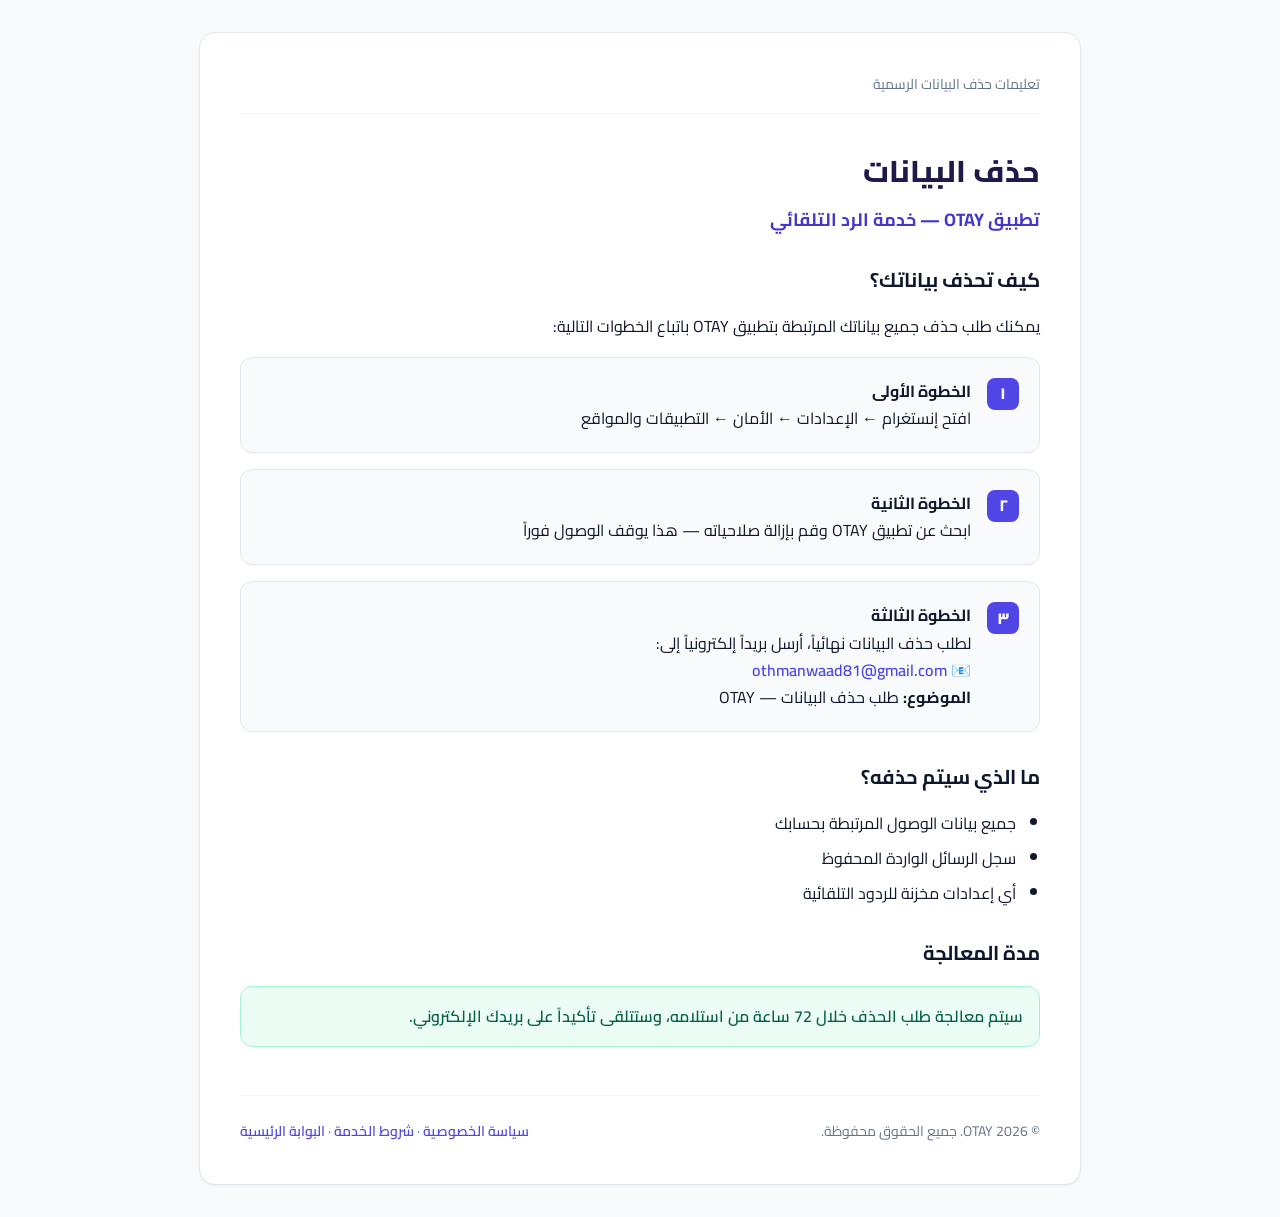
<file: public/data-deletion.html>
<!doctype html>
<html lang="ar" dir="rtl">
  <head>
    <meta charset="UTF-8" />
    <meta name="viewport" content="width=device-width, initial-scale=1.0" />
    <title>تعليمات حذف البيانات | تطبيق OTAY — خدمة الرد التلقائي</title>
    <meta name="description" content="تعليمات وإجراءات حذف بيانات المستخدم الرسمية لتطبيق OTAY على إنستغرام للامتثال لسياسات Meta." />
    <link rel="preconnect" href="https://fonts.googleapis.com" />
    <link rel="preconnect" href="https://fonts.gstatic.com" crossorigin />
    <link href="https://fonts.googleapis.com/css2?family=Cairo:wght@400;600;700;800&display=swap" rel="stylesheet" />
    <style>
      body { font-family: 'Cairo', sans-serif; background: #f8fafc; color: #0f172a; margin: 0; padding: 2rem 1rem; line-height: 1.7; }
      .container { max-width: 800px; margin: 0 auto; background: #ffffff; padding: 2.5rem; border-radius: 1rem; border: 1px solid #e2e8f0; box-shadow: 0 1px 3px rgba(0,0,0,0.05); }
      h1 { font-size: 1.875rem; font-weight: 800; margin: 0 0 0.5rem 0; color: #1e1b4b; }
      .app-title { font-size: 1.125rem; font-weight: 700; color: #4338ca; margin-bottom: 0.5rem; }
      .date { font-size: 0.875rem; color: #64748b; margin-bottom: 2rem; border-bottom: 1px solid #f1f5f9; padding-bottom: 1rem; }
      h2 { font-size: 1.25rem; font-weight: 700; color: #0f172a; margin-top: 1.75rem; margin-bottom: 0.75rem; }
      .step { background: #f8fafc; border: 1px solid #e2e8f0; border-radius: 0.75rem; padding: 1.25rem; margin-bottom: 1rem; display: flex; gap: 1rem; align-items: flex-start; }
      .step-num { width: 2rem; height: 2rem; background: #4f46e5; color: white; border-radius: 0.5rem; display: flex; align-items: center; justify-content: center; font-weight: 800; font-size: 1rem; flex-shrink: 0; }
      .sla-box { background: #ecfdf5; border: 1px solid #a7f3d0; color: #065f46; padding: 1rem; border-radius: 0.75rem; font-weight: 600; margin-top: 1rem; }
      ul { padding-inline-start: 1.5rem; }
      li { margin-bottom: 0.5rem; }
      .footer { margin-top: 3rem; padding-top: 1.5rem; border-top: 1px solid #f1f5f9; font-size: 0.875rem; color: #64748b; display: flex; justify-content: space-between; flex-wrap: wrap; gap: 1rem; }
      a { color: #4f46e5; text-decoration: none; font-weight: 600; }
      a:hover { text-decoration: underline; }
    </style>
  </head>
  <body>
    <div class="container">
      <div class="date">تعليمات حذف البيانات الرسمية</div>
      <h1>حذف البيانات</h1>
      <div class="app-title">تطبيق OTAY — خدمة الرد التلقائي</div>

      <h2>كيف تحذف بياناتك؟</h2>
      <p>يمكنك طلب حذف جميع بياناتك المرتبطة بتطبيق OTAY باتباع الخطوات التالية:</p>

      <div class="step">
        <div class="step-num">١</div>
        <div>
          <strong>الخطوة الأولى</strong><br />
          افتح إنستغرام ← الإعدادات ← الأمان ← التطبيقات والمواقع
        </div>
      </div>

      <div class="step">
        <div class="step-num">٢</div>
        <div>
          <strong>الخطوة الثانية</strong><br />
          ابحث عن تطبيق OTAY وقم بإزالة صلاحياته — هذا يوقف الوصول فوراً
        </div>
      </div>

      <div class="step">
        <div class="step-num">٣</div>
        <div>
          <strong>الخطوة الثالثة</strong><br />
          لطلب حذف البيانات نهائياً، أرسل بريداً إلكترونياً إلى:<br />
          📧 <a href="mailto:othmanwaad81@gmail.com?subject=طلب حذف البيانات — OTAY" dir="ltr">othmanwaad81@gmail.com</a><br />
          <strong>الموضوع:</strong> طلب حذف البيانات — OTAY
        </div>
      </div>

      <h2>ما الذي سيتم حذفه؟</h2>
      <ul>
        <li>جميع بيانات الوصول المرتبطة بحسابك</li>
        <li>سجل الرسائل الواردة المحفوظ</li>
        <li>أي إعدادات مخزنة للردود التلقائية</li>
      </ul>

      <h2>مدة المعالجة</h2>
      <div class="sla-box">
        سيتم معالجة طلب الحذف خلال 72 ساعة من استلامه، وستتلقى تأكيداً على بريدك الإلكتروني.
      </div>

      <div class="footer">
        <div>© 2026 OTAY. جميع الحقوق محفوظة.</div>
        <div>
          <a href="/privacy">سياسة الخصوصية</a> · <a href="/terms">شروط الخدمة</a> · <a href="/">البوابة الرئيسية</a>
        </div>
      </div>
    </div>
  </body>
</html>
</file>
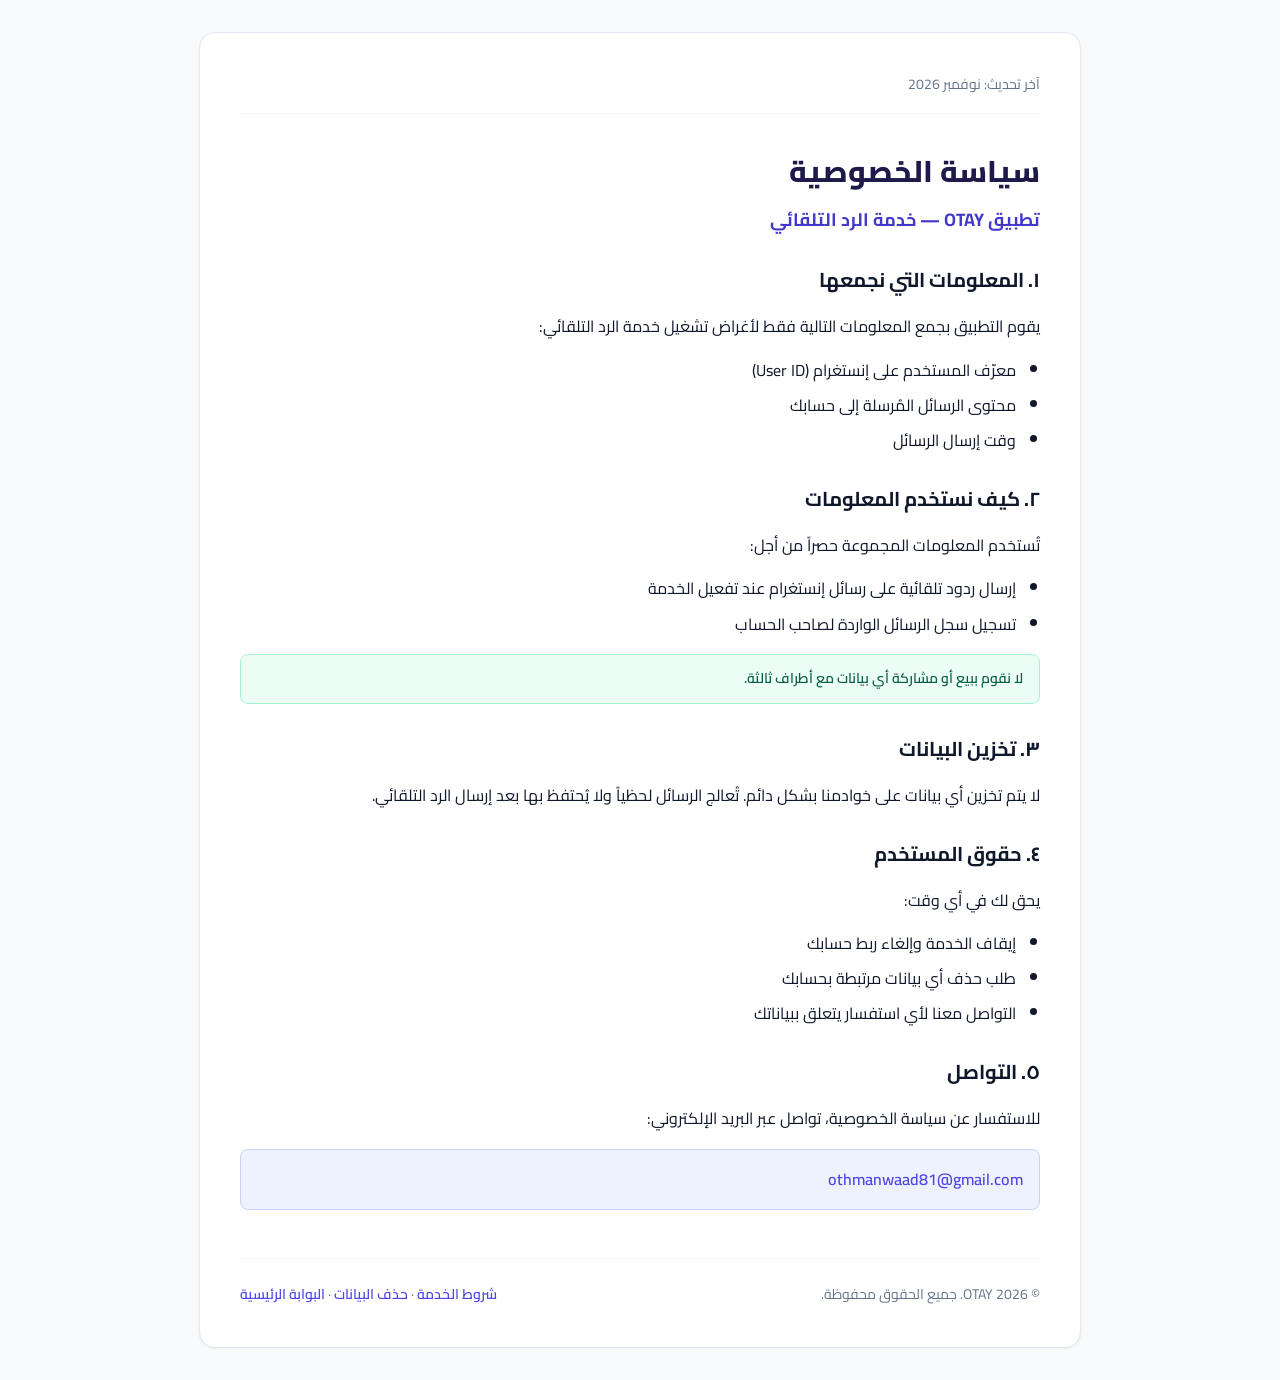
<file: public/privacy.html>
<!doctype html>
<html lang="ar" dir="rtl">
  <head>
    <meta charset="UTF-8" />
    <meta name="viewport" content="width=device-width, initial-scale=1.0" />
    <title>سياسة الخصوصية | تطبيق OTAY — خدمة الرد التلقائي</title>
    <meta name="description" content="سياسة الخصوصية الرسمية لتطبيق OTAY لخدمة الرد التلقائي على رسائل إنستغرام المباشرة وفق سياسات Meta." />
    <link rel="preconnect" href="https://fonts.googleapis.com" />
    <link rel="preconnect" href="https://fonts.gstatic.com" crossorigin />
    <link href="https://fonts.googleapis.com/css2?family=Cairo:wght@400;600;700;800&display=swap" rel="stylesheet" />
    <style>
      body { font-family: 'Cairo', sans-serif; background: #f8fafc; color: #0f172a; margin: 0; padding: 2rem 1rem; line-height: 1.7; }
      .container { max-width: 800px; margin: 0 auto; background: #ffffff; padding: 2.5rem; border-radius: 1rem; border: 1px solid #e2e8f0; box-shadow: 0 1px 3px rgba(0,0,0,0.05); }
      h1 { font-size: 1.875rem; font-weight: 800; margin: 0 0 0.5rem 0; color: #1e1b4b; }
      .app-title { font-size: 1.125rem; font-weight: 700; color: #4338ca; margin-bottom: 0.5rem; }
      .date { font-size: 0.875rem; color: #64748b; margin-bottom: 2rem; border-bottom: 1px solid #f1f5f9; padding-bottom: 1rem; }
      h2 { font-size: 1.25rem; font-weight: 700; color: #0f172a; margin-top: 1.75rem; margin-bottom: 0.75rem; }
      ul { padding-inline-start: 1.5rem; }
      li { margin-bottom: 0.5rem; }
      .notice { background: #ecfdf5; border: 1px solid #a7f3d0; color: #065f46; padding: 0.75rem 1rem; border-radius: 0.5rem; font-weight: 600; font-size: 0.875rem; margin-top: 1rem; }
      .contact-box { background: #eef2ff; border: 1px solid #c7d2fe; padding: 1rem; border-radius: 0.5rem; margin-top: 0.5rem; }
      .footer { margin-top: 3rem; padding-top: 1.5rem; border-top: 1px solid #f1f5f9; font-size: 0.875rem; color: #64748b; display: flex; justify-content: space-between; flex-wrap: wrap; gap: 1rem; }
      a { color: #4f46e5; text-decoration: none; font-weight: 600; }
      a:hover { text-decoration: underline; }
    </style>
  </head>
  <body>
    <div class="container">
      <div class="date">آخر تحديث: نوفمبر 2026</div>
      <h1>سياسة الخصوصية</h1>
      <div class="app-title">تطبيق OTAY — خدمة الرد التلقائي</div>

      <h2>١. المعلومات التي نجمعها</h2>
      <p>يقوم التطبيق بجمع المعلومات التالية فقط لأغراض تشغيل خدمة الرد التلقائي:</p>
      <ul>
        <li>معرّف المستخدم على إنستغرام (User ID)</li>
        <li>محتوى الرسائل المُرسلة إلى حسابك</li>
        <li>وقت إرسال الرسائل</li>
      </ul>

      <h2>٢. كيف نستخدم المعلومات</h2>
      <p>تُستخدم المعلومات المجموعة حصراً من أجل:</p>
      <ul>
        <li>إرسال ردود تلقائية على رسائل إنستغرام عند تفعيل الخدمة</li>
        <li>تسجيل سجل الرسائل الواردة لصاحب الحساب</li>
      </ul>
      <div class="notice">لا نقوم ببيع أو مشاركة أي بيانات مع أطراف ثالثة.</div>

      <h2>٣. تخزين البيانات</h2>
      <p>لا يتم تخزين أي بيانات على خوادمنا بشكل دائم. تُعالج الرسائل لحظياً ولا يُحتفظ بها بعد إرسال الرد التلقائي.</p>

      <h2>٤. حقوق المستخدم</h2>
      <p>يحق لك في أي وقت:</p>
      <ul>
        <li>إيقاف الخدمة وإلغاء ربط حسابك</li>
        <li>طلب حذف أي بيانات مرتبطة بحسابك</li>
        <li>التواصل معنا لأي استفسار يتعلق ببياناتك</li>
      </ul>

      <h2>٥. التواصل</h2>
      <p>للاستفسار عن سياسة الخصوصية، تواصل عبر البريد الإلكتروني:</p>
      <div class="contact-box">
        <a href="mailto:othmanwaad81@gmail.com" dir="ltr">othmanwaad81@gmail.com</a>
      </div>

      <div class="footer">
        <div>© 2026 OTAY. جميع الحقوق محفوظة.</div>
        <div>
          <a href="/terms">شروط الخدمة</a> · <a href="/data-deletion">حذف البيانات</a> · <a href="/">البوابة الرئيسية</a>
        </div>
      </div>
    </div>
  </body>
</html>
</file>
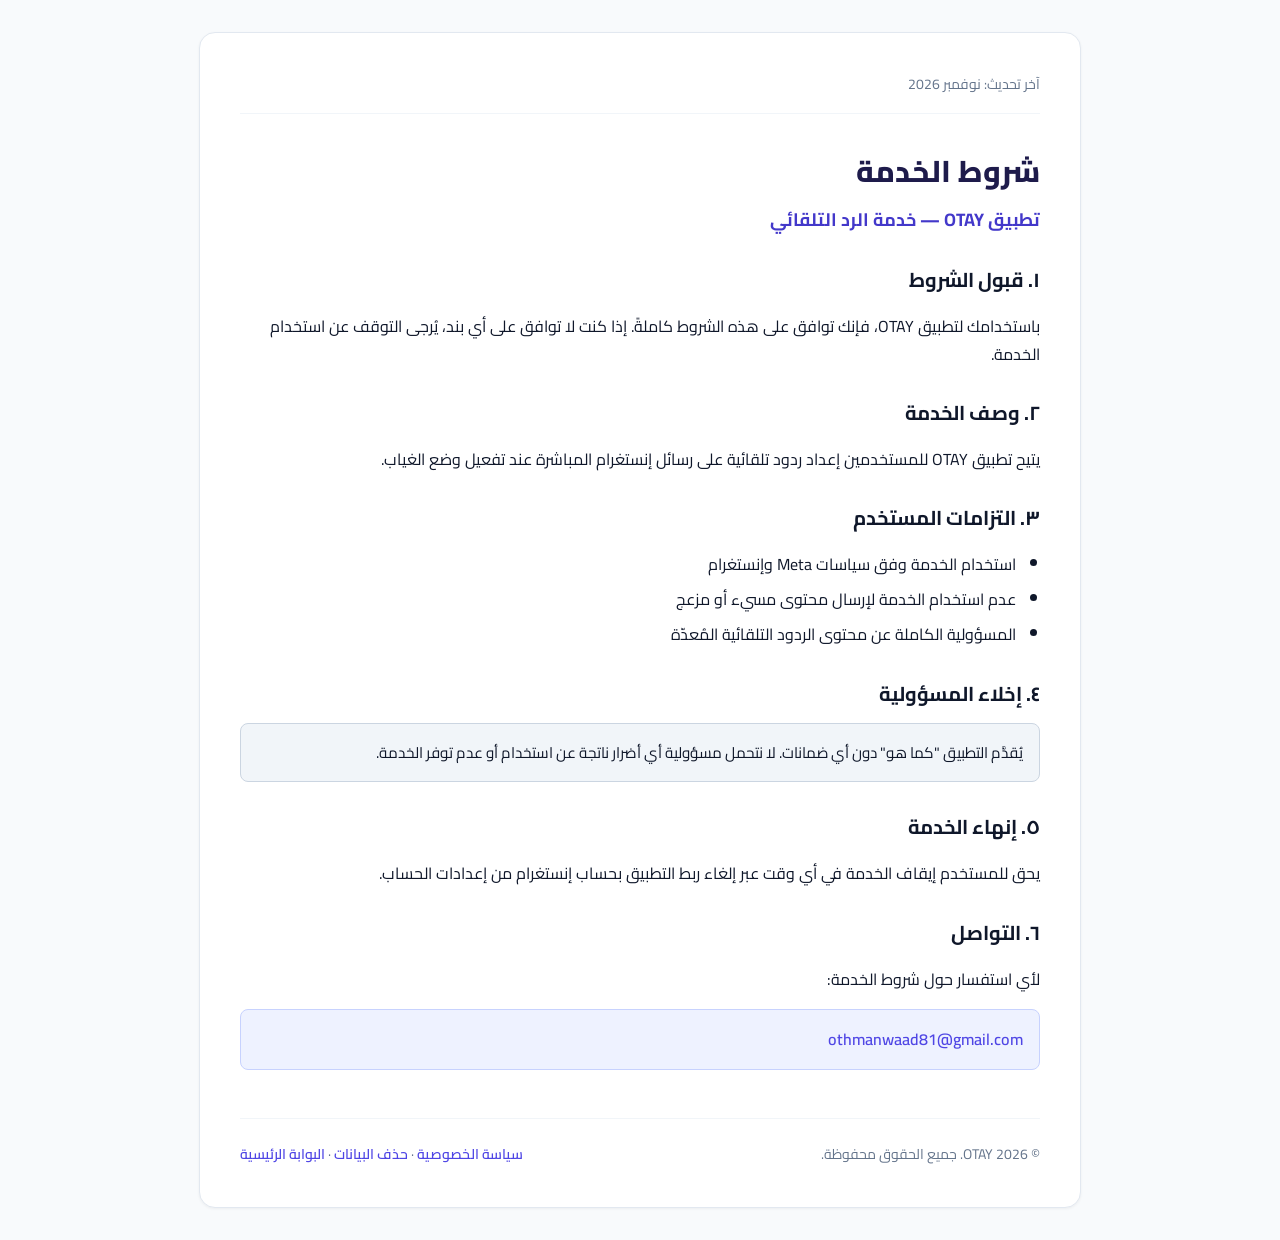
<file: public/terms.html>
<!doctype html>
<html lang="ar" dir="rtl">
  <head>
    <meta charset="UTF-8" />
    <meta name="viewport" content="width=device-width, initial-scale=1.0" />
    <title>شروط الخدمة | تطبيق OTAY — خدمة الرد التلقائي</title>
    <meta name="description" content="شروط الخدمة والاستخدام الرسمية لتطبيق OTAY لخدمة الرد التلقائي على رسائل إنستغرام." />
    <link rel="preconnect" href="https://fonts.googleapis.com" />
    <link rel="preconnect" href="https://fonts.gstatic.com" crossorigin />
    <link href="https://fonts.googleapis.com/css2?family=Cairo:wght@400;600;700;800&display=swap" rel="stylesheet" />
    <style>
      body { font-family: 'Cairo', sans-serif; background: #f8fafc; color: #0f172a; margin: 0; padding: 2rem 1rem; line-height: 1.7; }
      .container { max-width: 800px; margin: 0 auto; background: #ffffff; padding: 2.5rem; border-radius: 1rem; border: 1px solid #e2e8f0; box-shadow: 0 1px 3px rgba(0,0,0,0.05); }
      h1 { font-size: 1.875rem; font-weight: 800; margin: 0 0 0.5rem 0; color: #1e1b4b; }
      .app-title { font-size: 1.125rem; font-weight: 700; color: #4338ca; margin-bottom: 0.5rem; }
      .date { font-size: 0.875rem; color: #64748b; margin-bottom: 2rem; border-bottom: 1px solid #f1f5f9; padding-bottom: 1rem; }
      h2 { font-size: 1.25rem; font-weight: 700; color: #0f172a; margin-top: 1.75rem; margin-bottom: 0.75rem; }
      ul { padding-inline-start: 1.5rem; }
      li { margin-bottom: 0.5rem; }
      .notice-box { background: #f1f5f9; border: 1px solid #cbd5e1; padding: 1rem; border-radius: 0.5rem; font-size: 0.95rem; }
      .contact-box { background: #eef2ff; border: 1px solid #c7d2fe; padding: 1rem; border-radius: 0.5rem; margin-top: 0.5rem; }
      .footer { margin-top: 3rem; padding-top: 1.5rem; border-top: 1px solid #f1f5f9; font-size: 0.875rem; color: #64748b; display: flex; justify-content: space-between; flex-wrap: wrap; gap: 1rem; }
      a { color: #4f46e5; text-decoration: none; font-weight: 600; }
      a:hover { text-decoration: underline; }
    </style>
  </head>
  <body>
    <div class="container">
      <div class="date">آخر تحديث: نوفمبر 2026</div>
      <h1>شروط الخدمة</h1>
      <div class="app-title">تطبيق OTAY — خدمة الرد التلقائي</div>

      <h2>١. قبول الشروط</h2>
      <p>باستخدامك لتطبيق OTAY، فإنك توافق على هذه الشروط كاملةً. إذا كنت لا توافق على أي بند، يُرجى التوقف عن استخدام الخدمة.</p>

      <h2>٢. وصف الخدمة</h2>
      <p>يتيح تطبيق OTAY للمستخدمين إعداد ردود تلقائية على رسائل إنستغرام المباشرة عند تفعيل وضع الغياب.</p>

      <h2>٣. التزامات المستخدم</h2>
      <ul>
        <li>استخدام الخدمة وفق سياسات Meta وإنستغرام</li>
        <li>عدم استخدام الخدمة لإرسال محتوى مسيء أو مزعج</li>
        <li>المسؤولية الكاملة عن محتوى الردود التلقائية المُعدّة</li>
      </ul>

      <h2>٤. إخلاء المسؤولية</h2>
      <div class="notice-box">
        يُقدَّم التطبيق &quot;كما هو&quot; دون أي ضمانات. لا نتحمل مسؤولية أي أضرار ناتجة عن استخدام أو عدم توفر الخدمة.
      </div>

      <h2>٥. إنهاء الخدمة</h2>
      <p>يحق للمستخدم إيقاف الخدمة في أي وقت عبر إلغاء ربط التطبيق بحساب إنستغرام من إعدادات الحساب.</p>

      <h2>٦. التواصل</h2>
      <p>لأي استفسار حول شروط الخدمة:</p>
      <div class="contact-box">
        <a href="mailto:othmanwaad81@gmail.com" dir="ltr">othmanwaad81@gmail.com</a>
      </div>

      <div class="footer">
        <div>© 2026 OTAY. جميع الحقوق محفوظة.</div>
        <div>
          <a href="/privacy">سياسة الخصوصية</a> · <a href="/data-deletion">حذف البيانات</a> · <a href="/">البوابة الرئيسية</a>
        </div>
      </div>
    </div>
  </body>
</html>
</file>
